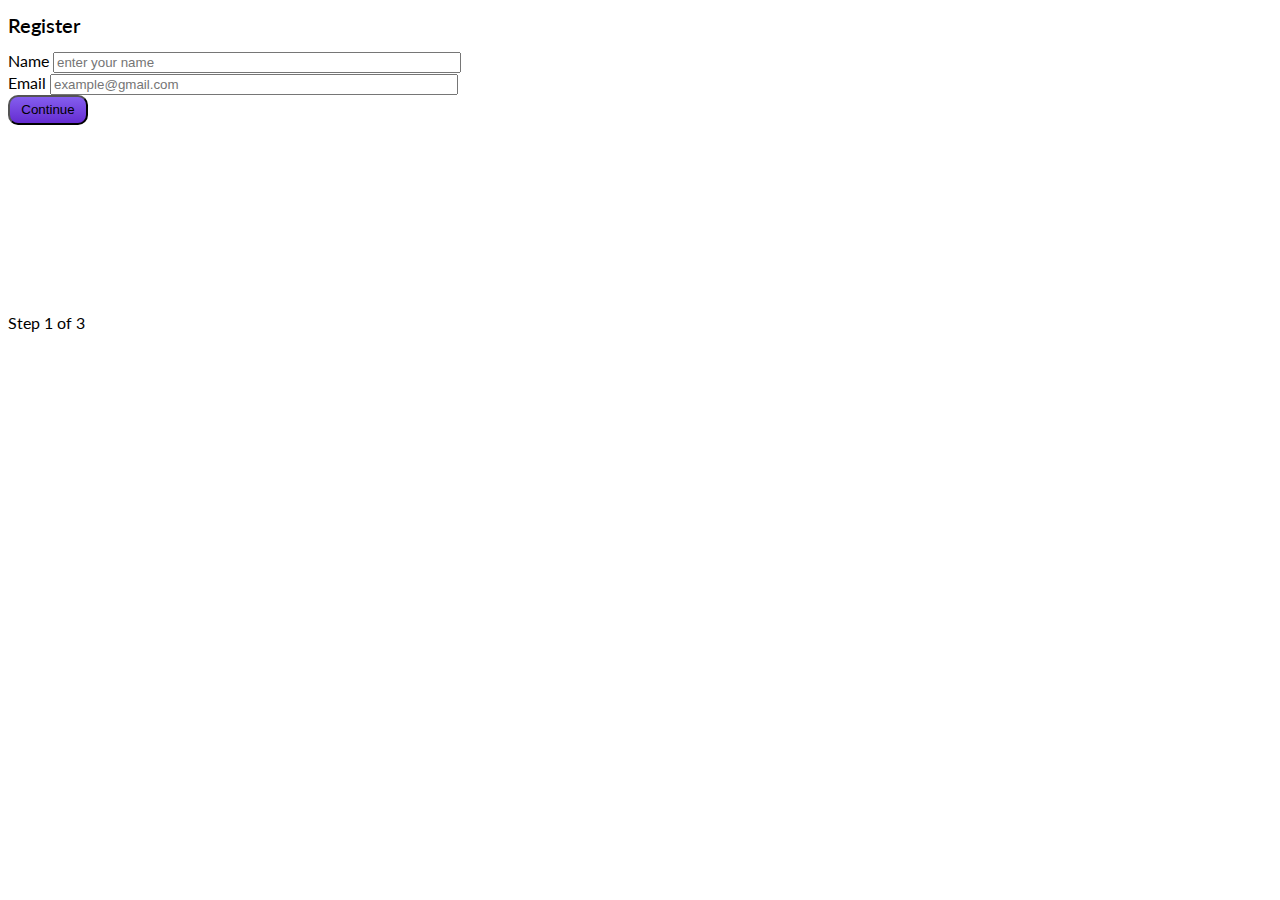
<file: JavaScript/MultiStepForm/index.html>
<!DOCTYPE html>
<html lang="en-us">
    <head>
        <meta charset="utf-8">
        <meta name="viewport" content="width=device-width">
        <title>Multi-step Register Form</title>
        <link rel="preconnect" href="https://fonts.googleapis.com">
        <link rel="preconnect" href="https://fonts.gstatic.com" crossorigin>
        <link href="https://fonts.googleapis.com/css2?family=Inter:wght@100..900&family=Lato:ital,wght@0,100;0,300;0,400;0,700;0,900;1,100;1,300;1,400;1,700;1,900&display=swap" rel="stylesheet">
        <link rel="stylesheet" media="screen" href="styles.css">
    </head>
    <body>
        <form>
            <h1>Register</h1>
            <label for="name">Name</label>
            <input type="text" id="name" name="name" placeholder="enter your name">
            <label for="email">Email</label>
            <input type="email" id="email" name="email" placeholder="example@gmail.com">
            <input type="submit" value="Continue" id="submit-btn">
        </form>
        <div>Step 1 of 3</div>
    </body>
</html>
</file>
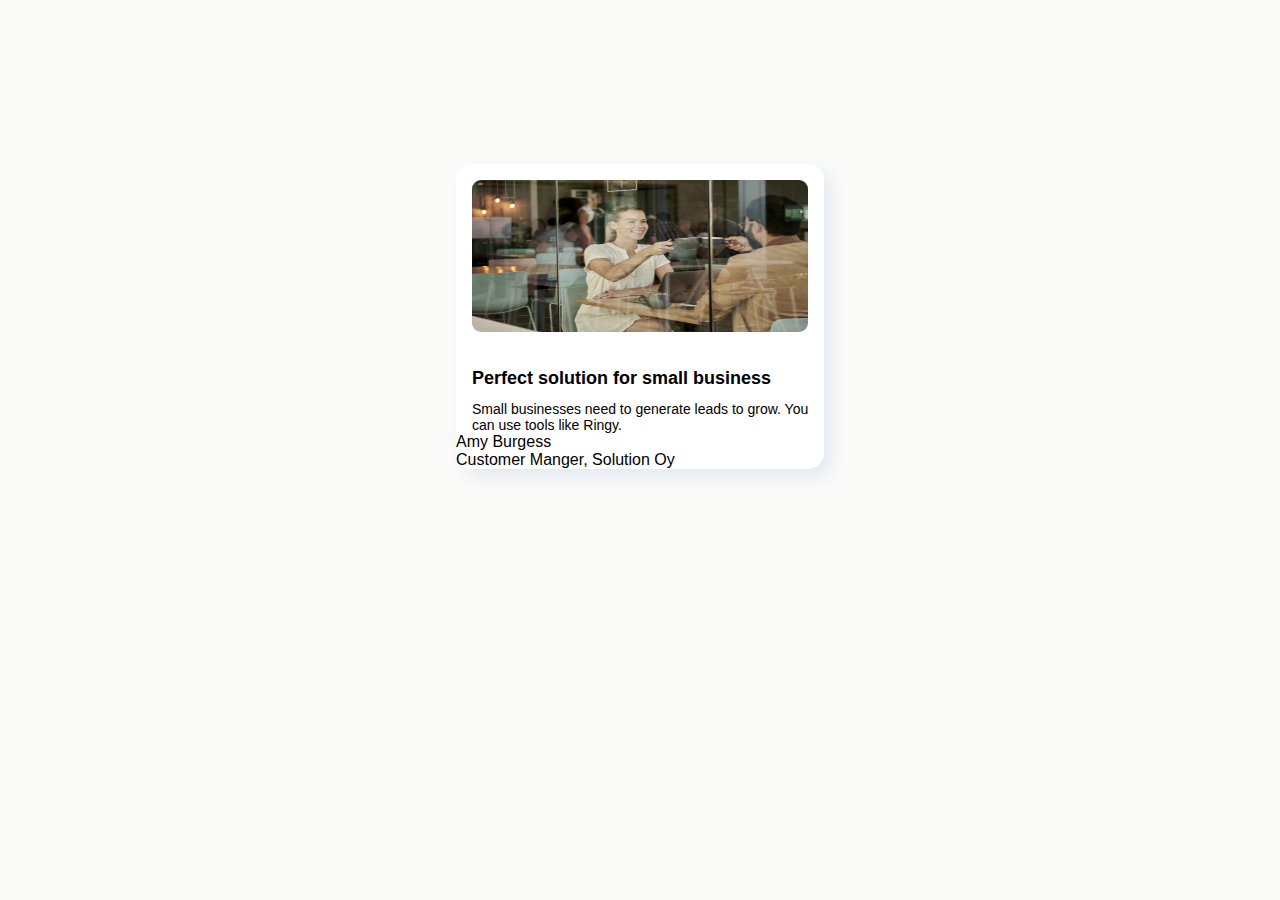
<file: Responsive/BusinessBlogCard/index.html>
<!DOCTYPE html>
<html lang="en-us">
    <head>
        <meta charset="utf-8">
        <meta name="viewport" content="width=device-width">
        <title>Business Blog Card</title>
        <link rel="preconnect" href="https://fonts.googleapis.com">
        <link rel="preconnect" href="https://fonts.gstatic.com" crossorigin>
        <link href="https://fonts.googleapis.com/css2?family=Lato:ital,wght@0,100;0,300;0,400;0,700;0,900;1,100;1,300;1,400;1,700;1,900&display=swap" rel="stylesheet">
        <link rel="stylesheet" media="screen" href="styles.css">
    </head>
    <body>
        <figure>
            <img src="./img/hero-image-business-card.png" alt="Business">
            <h1>Perfect solution for small business</h1>
            <figcaption>
                Small businesses need to generate leads to grow. You can use tools like Ringy.
            </figcaption>
            <div id="credit">
                <div id="author">Amy Burgess</div>
                <div id="title">Customer Manger, Solution Oy</div>
            </div>
        </figure>
    </body>
</html>
</file>
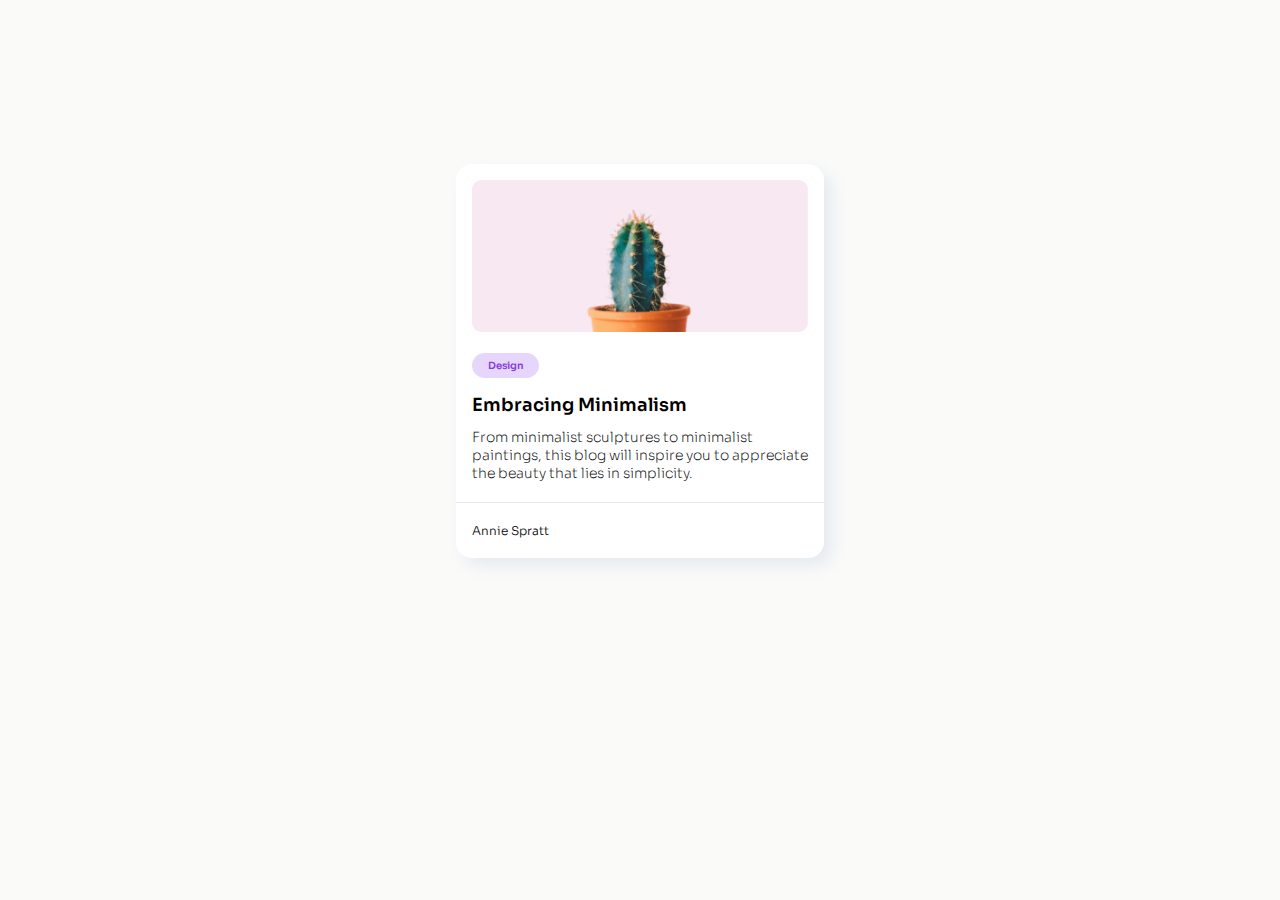
<file: Responsive/MinimalBlogCard/index.html>
<!DOCTYPE html>
<html lang="en-us">
    <head>
        <meta charset="utf-8">
        <meta name="viewport" content="width=device-width">
        <title>Minimal Blog Card</title>
        <link rel="preconnect" href="https://fonts.googleapis.com">
        <link rel="preconnect" href="https://fonts.gstatic.com" crossorigin>
        <link href="https://fonts.googleapis.com/css2?family=Sora:wght@100..800&display=swap" rel="stylesheet">
        <link rel="stylesheet" media="screen" href="styles.css">
    </head>
    <body>
        <figure>
            <img src="cactus_img.jpg" alt="Cactus">
            <div id="tag">Design</div>
            <h1>Embracing Minimalism</h1>
            <figcaption>
                From minimalist sculptures to minimalist paintings, this blog will inspire you to appreciate the beauty that lies in simplicity.
            </figcaption>
            <footer>Annie Spratt</footer>
        </figure>
    </body>
</html>
</file>
<file: JavaScript/MultiStepForm/styles.css>
body {
    font-family: "Lato", sans-serif;
}

form {
    height: 300px;
    width: 484px;
}

h1 {
    font-weight: 600;
    font-size: 1.25rem;
    color: black;
    font-style: normal;
}

input {
    width: 400px;
}

#submit-btn {
    height: 30px;
    width: 80px;
    border-radius: 10px;
    background-image: linear-gradient(0deg, rgba(101,44,209,1) 0%, rgba(132,94,238,1) 100%);
}
</file>
<file: Responsive/BusinessBlogCard/styles.css>
body {
    background-color: #FAFAF9;
}

figure {
    font-family: 'Sora', sans-serif;
    width: 368px;
    margin: 164px auto auto auto;
    box-shadow: #E5EAF0 8px 8px 16px;
    background-color: #FFFFFF;
    border-radius: 16px;
}

img {
    height: 152px;
    width: 336px;
    padding: 16px;
    border-radius: 25px;
}

h1 {
    font-weight: 600;
    font-size: 1.125rem;
    margin-top: 16px;
    margin-left: 16px;
}

figcaption {
    font-weight: 200;
    font-size: 0.875rem;
    margin-top: 6px;
    margin-left: 16px;
}

footer {
    font-weight: 300;
    font-size: 0.75rem;
    margin-top: 20px;
    padding-left: 16px;
    padding-top: 20px;
    border-top: #E5EAF0 solid 1px;
    height: 35px;
}

#tag {
    display: inline-block; 
    color: #883AE1;
    background-color: #E6D6FC;
    font-weight: 600;
    font-size: 0.625rem;
    padding: 6px 16px;
    margin-left: 16px;
    border-radius: 16px;
}
</file>
<file: Responsive/MinimalBlogCard/styles.css>
body {
    background-color: #FAFAF9;
}

figure {
    font-family: 'Sora', sans-serif;
    width: 368px;
    margin: 164px auto auto auto;
    box-shadow: #E5EAF0 8px 8px 16px;
    background-color: #FFFFFF;
    border-radius: 16px;
}

img {
    height: 152px;
    width: 336px;
    padding: 16px;
    border-radius: 25px;
}

h1 {
    font-weight: 600;
    font-size: 1.125rem;
    margin-top: 16px;
    margin-left: 16px;
}

figcaption {
    font-weight: 200;
    font-size: 0.875rem;
    margin-top: 6px;
    margin-left: 16px;
}

footer {
    font-weight: 300;
    font-size: 0.75rem;
    margin-top: 20px;
    padding-left: 16px;
    padding-top: 20px;
    border-top: #E5EAF0 solid 1px;
    height: 35px;
}

#tag {
    display: inline-block; 
    color: #883AE1;
    background-color: #E6D6FC;
    font-weight: 600;
    font-size: 0.625rem;
    padding: 6px 16px;
    margin-left: 16px;
    border-radius: 16px;
}
</file>
